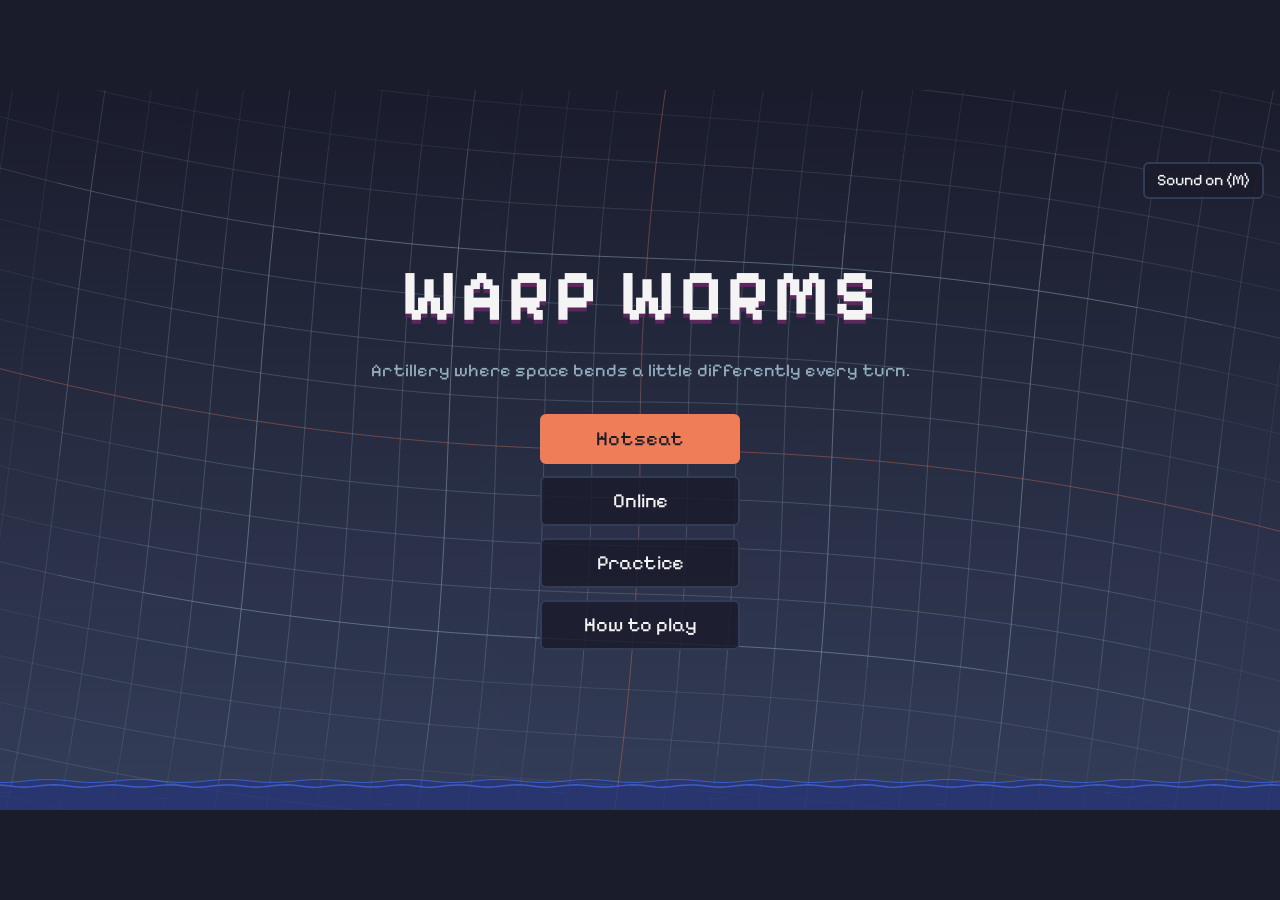
<file: index.html>
<!doctype html>
<html lang="en">
  <head>
    <meta charset="utf-8" />
    <meta name="viewport" content="width=device-width, initial-scale=1, viewport-fit=cover" />
    <meta name="theme-color" content="#1a1c2c" />
    <meta name="color-scheme" content="dark" />
    <meta name="application-name" content="Warp Worms" />
    <meta name="apple-mobile-web-app-title" content="Warp Worms" />
    <meta name="description" content="Two-player artillery where space itself bends a little differently every turn. Hotseat or online with a friend, in the browser." />
    <meta property="og:site_name" content="Warp Worms" />
    <meta property="og:title" content="Warp Worms" />
    <meta property="og:description" content="Two-player artillery where space itself bends a little differently every turn. Hotseat or online with a friend, in the browser." />
    <meta property="og:type" content="website" />
    <meta name="twitter:card" content="summary" />
    <meta name="twitter:title" content="Warp Worms" />
    <meta name="twitter:description" content="Two-player artillery where space itself bends a little differently every turn." />
    <title>Warp Worms</title>
    <link rel="icon" type="image/svg+xml" href="./favicon.svg" />
    <link rel="preload" href="./fonts/pixelify-sans-latin.woff2" as="font" type="font/woff2" crossorigin />
    <script type="module" crossorigin src="./assets/main-BY10_IZp.js"></script>
    <link rel="modulepreload" crossorigin href="./assets/terrain-layer-reFXN8Y3.js">
    <link rel="stylesheet" crossorigin href="./assets/main-MBzCyATf.css">
  </head>
  <body>
    <div id="stage">
      <canvas id="game" aria-label="Warp Worms arena"></canvas>
      <div id="ui"></div>
    </div>
    <noscript><p style="position:absolute;inset:0;margin:0;display:grid;place-items:center;color:#f4f4f4;font:18px ui-monospace,monospace">Warp Worms needs JavaScript to run.</p></noscript>
  </body>
</html>
</file>
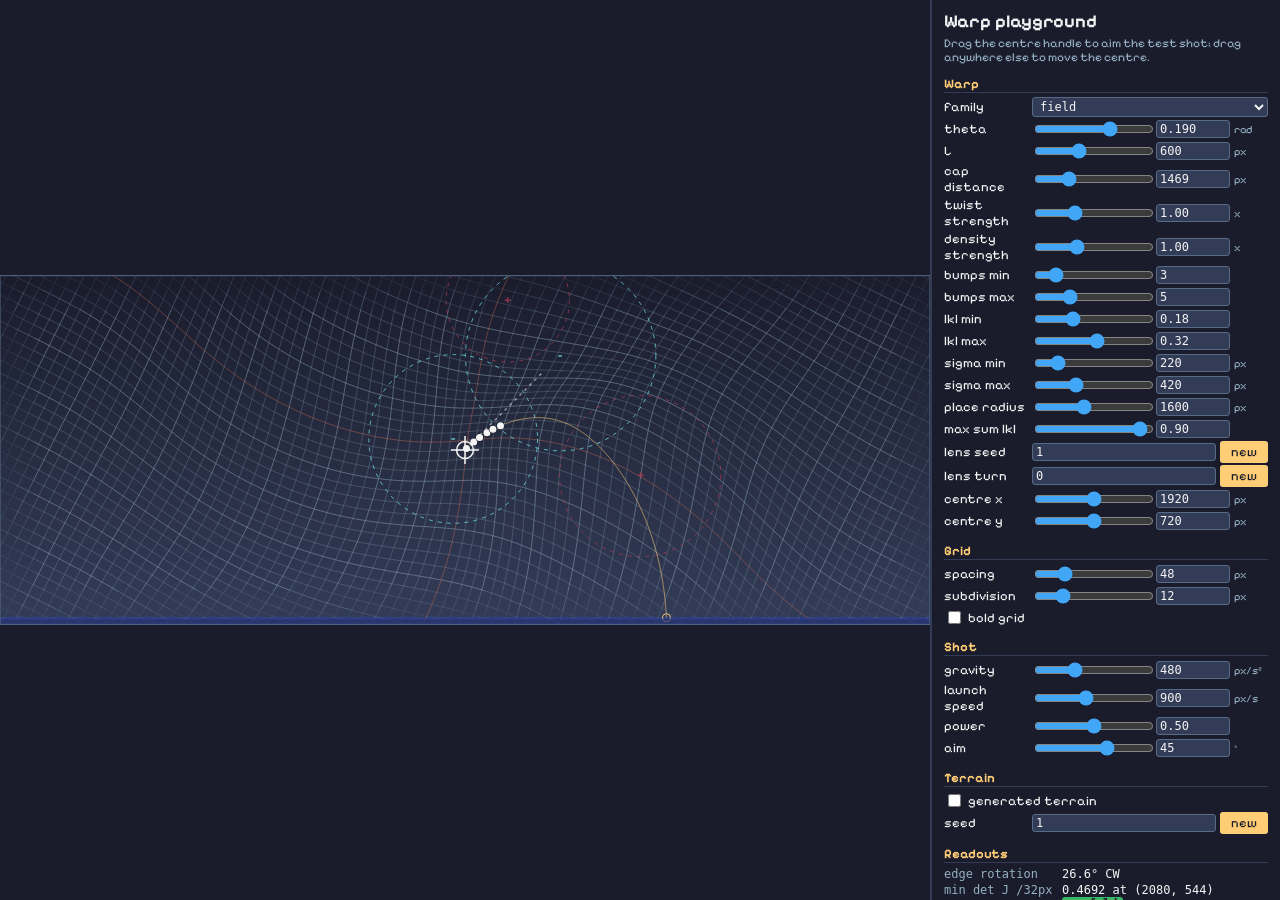
<file: playground.html>
<!doctype html>
<html lang="en">
  <head>
    <meta charset="utf-8" />
    <meta name="viewport" content="width=device-width, initial-scale=1" />
    <meta name="theme-color" content="#1a1c2c" />
    <meta name="description" content="Warp Worms warp playground: tune the per-turn warp, the grid and a test shot." />
    <title>Warp Playground</title>
    <link rel="icon" type="image/svg+xml" href="./favicon.svg" />
    <link rel="preload" href="./fonts/pixelify-sans-latin.woff2" as="font" type="font/woff2" crossorigin />
    <style>@font-face{font-family:Pixelify Sans;src:url(fonts/pixelify-sans-latin.woff2)format("woff2");font-weight:400 700;font-style:normal;font-display:swap}html,body{color:#f4f4f4;background:#1a1c2c;height:100%;margin:0;font-family:Pixelify Sans,ui-monospace,monospace}#playground{height:100%;display:flex}#pg-canvas{touch-action:none;cursor:crosshair;flex:1;min-width:0;height:100%;display:block}#pg-panel{box-sizing:border-box;border-left:2px solid #333c57;flex:none;width:350px;padding:10px 12px 16px;font-size:13px;overflow-y:auto}#pg-panel h1{margin:0 0 4px;font-size:18px}#pg-panel h2{color:#ffcd75;border-bottom:1px solid #333c57;margin:12px 0 4px;font-size:13px}.pg-hint{color:#94b0c2;margin:0 0 4px;font-size:12px}.pg-row{grid-template-columns:84px 1fr 74px 34px;align-items:center;gap:4px;margin:2px 0;display:grid}.pg-row[hidden]{display:none}.pg-row.pg-check{grid-template-columns:20px 1fr}.pg-row.pg-select{grid-template-columns:84px 1fr}.pg-row.pg-number{grid-template-columns:84px 1fr 48px}.pg-row input[type=range]{accent-color:#41a6f6;width:100%;min-width:0}.pg-num,.pg-row select{box-sizing:border-box;color:#f4f4f4;background:#333c57;border:1px solid #566c86;border-radius:3px;width:100%;padding:1px 3px;font:12px ui-monospace,monospace}.pg-num{appearance:textfield}.pg-num::-webkit-inner-spin-button{appearance:none;margin:0}.pg-num::-webkit-outer-spin-button{appearance:none;margin:0}.pg-unit{color:#94b0c2;font-size:11px}.pg-label{color:#f4f4f4}.pg-readouts{grid-template-columns:112px 1fr;gap:2px 6px;margin:0;font:12px ui-monospace,monospace;display:grid}.pg-readouts dt{color:#94b0c2}.pg-readouts dd{overflow-wrap:anywhere;margin:0}.pg-bad{color:#ef7d57}.pg-fold{color:#f4f4f4;background:#b13e53;border-radius:3px;padding:0 5px;font-weight:700;display:inline-block}.pg-buttons{gap:6px;margin:12px 0 6px;display:flex}#pg-panel button{font:inherit;color:#1a1c2c;cursor:pointer;background:#ffcd75;border:0;border-radius:3px;padding:3px 10px}#pg-panel button:hover{background:#ef7d57}.pg-roll canvas{width:296px;height:44px;image-rendering:pixelated;display:block}.pg-roll-stats{color:#94b0c2;margin:4px 0;font-size:12px}.pg-roll-list{margin:0;padding-left:22px;font:11px ui-monospace,monospace}.pg-roll-list li{cursor:pointer}.pg-roll-list li:hover{color:#73eff7}.pg-copy-status{color:#a7f070;margin:6px 0 2px;font-size:12px}.pg-snippet{white-space:pre-wrap;overflow-wrap:anywhere;color:#94b0c2;-webkit-user-select:all;user-select:all;margin:0;font:11px ui-monospace,monospace}.pg-snippet:empty{display:none}</style>
    <script type="module" crossorigin src="./assets/playground-BhPiJr7p.js"></script>
    <link rel="modulepreload" crossorigin href="./assets/terrain-layer-reFXN8Y3.js">
  </head>
  <body>
    <main id="playground">
      <canvas id="pg-canvas" aria-label="Warp playground arena"></canvas>
      <aside id="pg-panel"></aside>
    </main>
  </body>
</html>
</file>
<file: assets/main-MBzCyATf.css>
@font-face{font-family:Pixelify Sans;src:url(../fonts/pixelify-sans-latin.woff2)format("woff2");font-weight:400 700;font-style:normal;font-display:swap}:root{--bg:#1a1c2c;--panel:#1a1c2cd9;--panel-edge:#333c57;--text:#f4f4f4;--muted:#94b0c2;--dim:#566c86;--ember:#ef7d57;--tide:#41a6f6;--sand:#ffcd75;--danger:#b13e53;--accent:#5d275d;--ok:#38b764;--hud-cell:#333c5773;--font:"Pixelify Sans", ui-monospace, monospace;--font-code:ui-monospace, Menlo, Consolas, "DejaVu Sans Mono", "Liberation Mono", monospace;--arena-w:1280px;--arena-h:720px;--lightningcss-light: ;--lightningcss-dark:initial;color-scheme:dark}*,:before,:after{box-sizing:border-box}html,body{background:var(--bg);width:100%;height:100%;margin:0;overflow:hidden}body{color:var(--text);font-family:var(--font);font-variant-ligatures:none;-webkit-font-smoothing:antialiased;-webkit-tap-highlight-color:transparent;font-size:16px;line-height:1.3}#stage{background:var(--bg);opacity:1;width:min(100vw,177.778vh);height:min(100vh,56.25vw);transition:opacity .15s ease-out;position:absolute;top:calc(50vh - min(100vh,56.25vw)/2);left:calc(50vw - min(100vw,177.778vh)/2);overflow:hidden}#stage.is-entering{opacity:0;transition:none}#game{touch-action:none;-webkit-user-select:none;user-select:none;cursor:default;width:100%;height:100%;display:block;position:absolute;inset:0}#ui{width:var(--arena-w);height:var(--arena-h);transform-origin:0 0;pointer-events:none;opacity:1;transition:opacity .15s ease-out;position:absolute;top:0;left:0}#ui.is-fading{opacity:0}.panel{background:var(--panel);border:2px solid var(--panel-edge);border-radius:6px;padding:16px 20px}.menu{flex-direction:column;justify-content:center;align-items:center;gap:12px;display:flex;position:absolute;inset:0}.title{letter-spacing:4px;color:var(--text);text-shadow:0 4px 0 var(--accent);margin:0 0 24px;font-size:72px;font-weight:700}.muted{color:var(--muted)}button,input{font:inherit;color:inherit}button{border:2px solid var(--panel-edge);background:var(--panel);min-width:200px;color:var(--text);cursor:default;-webkit-user-select:none;user-select:none;border-radius:6px;padding:10px 20px;font-size:20px;transition:background-color 80ms,border-color 80ms,transform 80ms}button:hover{border-color:var(--ember)}button:active{transform:translateY(1px)}button:focus-visible,input:focus-visible{outline:2px solid var(--sand);outline-offset:2px}button.primary{background:var(--ember);border-color:var(--ember);color:var(--bg)}button.primary:hover{border-color:var(--sand)}button:disabled,button:disabled:hover,button.primary:disabled{background:var(--panel);border-color:var(--panel-edge);color:var(--dim);transform:none}button.small{min-width:0;padding:6px 12px;font-size:16px}input[type=text]{border:2px solid var(--panel-edge);background:var(--bg);letter-spacing:3px;text-transform:uppercase;text-align:center;border-radius:6px;width:240px;padding:10px 12px;font-size:24px}.room-code{font-family:var(--font-code);font-weight:700}.keycap{border:1px solid var(--dim);background:var(--hud-cell);min-width:1.7em;color:var(--text);font-family:var(--font-code);text-align:center;white-space:nowrap;border-bottom-width:2px;border-radius:4px;padding:0 5px;font-size:.8em;font-style:normal;font-weight:700;line-height:1.45;display:inline-block}#ui button,#ui input,#ui select,#ui a,#ui .interactive{pointer-events:auto}.skip-btn{align-items:center;gap:8px;min-width:0;display:flex;position:absolute;bottom:24px;right:24px}.skip-btn .keycap{font-size:13px}.mute-btn{min-width:0;padding:6px 10px;font-size:14px;position:absolute;top:72px;right:16px}.row{justify-content:center;align-items:center;gap:12px;display:flex}.screen-title{text-shadow:0 3px 0 var(--accent);margin:0 0 4px;font-size:40px;font-weight:700}.menu p{text-align:center;max-width:640px;margin:0}.status{min-height:1.3em;color:var(--sand);font-size:20px}.error{min-height:1.3em;color:var(--ember)}.error:empty,.note:empty{visibility:hidden}.note{-webkit-user-select:text;user-select:text;pointer-events:auto;overflow-wrap:anywhere;font-size:14px}.title-screen .title{margin-bottom:4px}.menu p.tagline{margin-bottom:20px;font-size:18px}.howto{flex-direction:column;align-items:center;gap:14px;width:1000px;max-height:696px;padding:20px 28px;display:flex;position:absolute;top:50%;left:50%;transform:translate(-50%,-50%)}.howto h2{text-shadow:0 3px 0 var(--accent);margin:0;font-size:32px}.howto p{text-align:center;max-width:880px;margin:0}.howto .howto-modes{font-size:15px}.keys{grid-template-columns:1fr;gap:5px;margin:0;font-size:16px;display:grid}.howto .keys{border-top:2px solid var(--panel-edge);border-bottom:2px solid var(--panel-edge);grid-template-rows:repeat(7,auto);grid-template-columns:1fr 1fr;grid-auto-flow:column;column-gap:28px;width:100%;padding:12px 0}.keys-row{grid-template-columns:150px 1fr;align-items:center;gap:14px;display:grid}.keys dt{color:var(--muted);flex-wrap:wrap;justify-content:flex-end;align-items:center;gap:4px;font-size:14px;display:flex}.keys .keycap{font-size:13px}.keys dd{margin:0}.lobby input[type=text].name-input{letter-spacing:1px;text-transform:none;width:320px;font-size:18px}.lobby input[type=text]:disabled{color:var(--muted)}.status-wait:before,.status-ok:before,.status-bad:before{content:"";vertical-align:1px;border-radius:50%;width:10px;height:10px;margin-right:10px;display:inline-block}.status-wait:before{background:var(--sand);animation:1.2s ease-in-out infinite status-pulse}.status-ok:before{background:var(--ok)}.status-bad:before{background:var(--danger)}@keyframes status-pulse{50%{opacity:.25}}.results .banner{text-shadow:0 4px 0 var(--bg);margin:0;font-size:64px;font-weight:700}.outcome{font-size:22px}table.stats{border-collapse:collapse;background:var(--panel);border:2px solid var(--panel-edge);font-size:20px}.stats th,.stats td{text-align:right;padding:8px 18px}.stats td,.num{font-family:var(--font-code);font-weight:700}.stats thead th{color:var(--muted);border-bottom:2px solid var(--panel-edge);font-weight:400}.stats th[scope=row]{text-align:left;font-weight:700}.practice-stats th[scope=row]{color:var(--muted);font-weight:400}.practice-stats td{min-width:120px;font-weight:700}.stats tr.winner td{color:var(--sand)}.net-banner{background:var(--panel);border:2px solid var(--danger);text-align:center;border-radius:6px;align-items:center;gap:12px;max-width:900px;padding:10px 16px;font-size:18px;display:flex;position:absolute;top:192px;left:50%;transform:translate(-50%)}.net-banner.ok{border-color:var(--ok)}.hud-text{white-space:nowrap;color:#0000;-webkit-user-select:none;user-select:none;justify-content:center;align-items:center;line-height:1;display:flex;position:absolute;overflow:hidden}.hud-text.hud-practice{white-space:normal;text-align:center}.pause-menu,.pause-menu h2,.pause-menu p{cursor:default;-webkit-user-select:none;user-select:none}.pause-menu{pointer-events:auto;background:#1a1c2c99;flex-direction:column;justify-content:center;align-items:center;gap:12px;display:flex;position:absolute;inset:0}.pause-card{background:#1a1c2ceb;align-items:flex-start;gap:28px;padding:24px 28px;display:flex}.pause-main{flex-direction:column;align-items:center;gap:10px;display:flex}.pause-menu h2{text-shadow:0 3px 0 var(--accent);margin:0 0 4px;font-size:40px;font-weight:700}.pause-menu p{max-width:260px;color:var(--muted);text-align:center;margin:0 0 8px}.pause-controls{border-left:2px solid var(--panel-edge);width:500px;padding-left:28px}.pause-controls h3{margin:8px 0 12px;font-size:22px}.weapon-menu{--team:var(--text);border:1px solid var(--panel-edge);pointer-events:auto;cursor:default;-webkit-user-select:none;user-select:none;background:#1a1c2ce0;border-radius:6px;flex-direction:column;gap:8px;padding:10px 12px;display:flex;position:absolute;bottom:46px;left:12px}.weapon-menu.team-0{--team:var(--ember)}.weapon-menu.team-1{--team:var(--tide)}.weapon-menu-head{align-items:center;gap:8px;display:flex}.weapon-menu-head .keycap{font-size:11px}.weapon-menu h2{letter-spacing:1px;text-transform:uppercase;margin:0;font-size:15px;font-weight:700}.weapon-grid{grid-template-columns:repeat(5,118px);gap:4px;display:grid}#ui .weapon-item{background:var(--hud-cell);letter-spacing:.5px;text-align:left;text-transform:uppercase;border:1px solid #0000;border-radius:4px;flex-direction:column;justify-content:space-between;align-items:flex-start;gap:2px;min-width:0;height:46px;padding:5px 8px 6px;font-size:13px;font-weight:700;line-height:1.1;display:flex}#ui .weapon-item:hover{border-color:var(--muted)}#ui .weapon-item:focus-visible{outline:2px solid var(--sand);outline-offset:1px}#ui .weapon-item.selected{border-color:var(--team);background:color-mix(in srgb, var(--team) 24%, transparent);color:var(--team)}#ui .weapon-item:disabled{background:var(--hud-cell);color:var(--dim);opacity:.6}#ui .weapon-item .weapon-name{white-space:nowrap}#ui .weapon-item .weapon-ammo{color:var(--muted);align-self:flex-end;font-size:13px;line-height:1}#ui .weapon-item .weapon-ammo.inf{font-size:15px}#ui .weapon-item .weapon-ammo.count:before{content:"×"}#ui .weapon-item .weapon-ammo.none{color:var(--danger)}#ui .weapon-item .weapon-ammo.pips{color:#0000;background:radial-gradient(circle at 3.5px 3.5px, var(--team) 2.7px, transparent 3.2px) left center / 9px 7px repeat-x;height:7px;font-size:0}#ui .weapon-ammo.pips-1{width:7px}#ui .weapon-ammo.pips-2{width:16px}#ui .weapon-ammo.pips-3{width:25px}#ui .weapon-ammo.pips-4{width:34px}#ui .weapon-ammo.pips-5{width:43px}.weapon-menu-hint{color:var(--muted);white-space:pre;flex-wrap:wrap;align-items:center;gap:3px;margin:0;font-size:12px;display:flex}.weapon-menu-hint .keycap{font-size:10px}.hidden,[hidden],#ui .hidden,#ui [hidden]{display:none}@media (prefers-reduced-motion:reduce){#stage,#ui,button{transition:none}button:active{transform:none}.status-wait:before{animation:none}}
</file>
